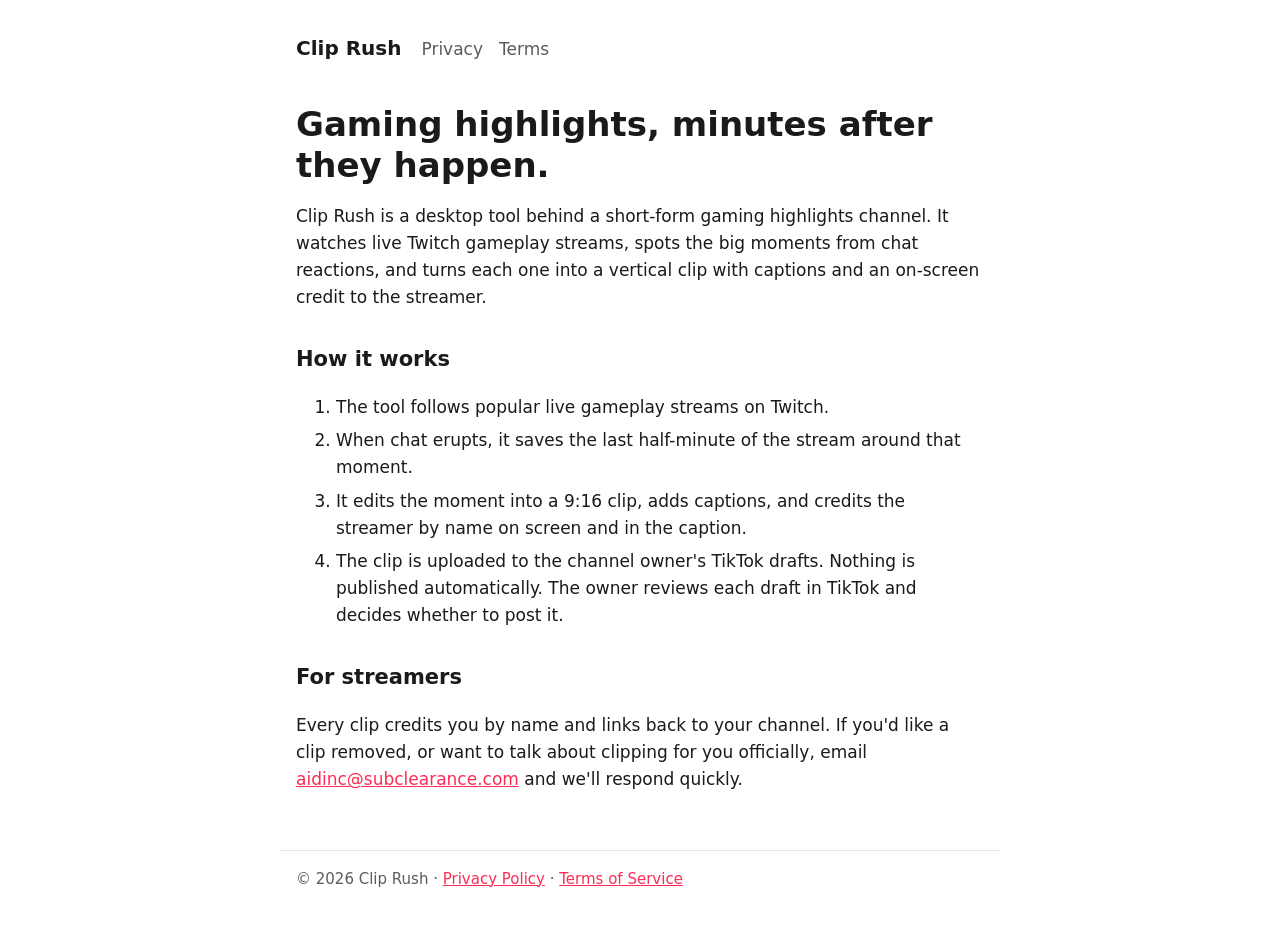
<file: index.html>
<!doctype html>
<html lang="en">
<head>
  <meta charset="utf-8">
  <meta name="viewport" content="width=device-width, initial-scale=1">
  <title>Clip Rush</title>
  <meta name="description" content="Live gaming stream highlights, edited into vertical short clips.">
  <link rel="icon" type="image/png" href="icon.png">
  <link rel="stylesheet" href="style.css">
</head>
<body>
  <header>
    <a class="name" href="index.html">Clip Rush</a>
    <nav><a href="privacy.html">Privacy</a><a href="terms.html">Terms</a></nav>
  </header>
  <main>
    <h1>Gaming highlights, minutes after they happen.</h1>
    <p>Clip Rush is a desktop tool behind a short-form gaming highlights channel. It watches live Twitch gameplay streams, spots the big moments from chat reactions, and turns each one into a vertical clip with captions and an on-screen credit to the streamer.</p>

    <h2>How it works</h2>
    <ol>
      <li>The tool follows popular live gameplay streams on Twitch.</li>
      <li>When chat erupts, it saves the last half-minute of the stream around that moment.</li>
      <li>It edits the moment into a 9:16 clip, adds captions, and credits the streamer by name on screen and in the caption.</li>
      <li>The clip is uploaded to the channel owner's TikTok drafts. Nothing is published automatically. The owner reviews each draft in TikTok and decides whether to post it.</li>
    </ol>

    <h2>For streamers</h2>
    <p>Every clip credits you by name and links back to your channel. If you'd like a clip removed, or want to talk about clipping for you officially, email <a href="mailto:aidinc@subclearance.com">aidinc@subclearance.com</a> and we'll respond quickly.</p>
  </main>
  <footer>© 2026 Clip Rush · <a href="privacy.html">Privacy Policy</a> · <a href="terms.html">Terms of Service</a></footer>
</body>
</html>
</file>
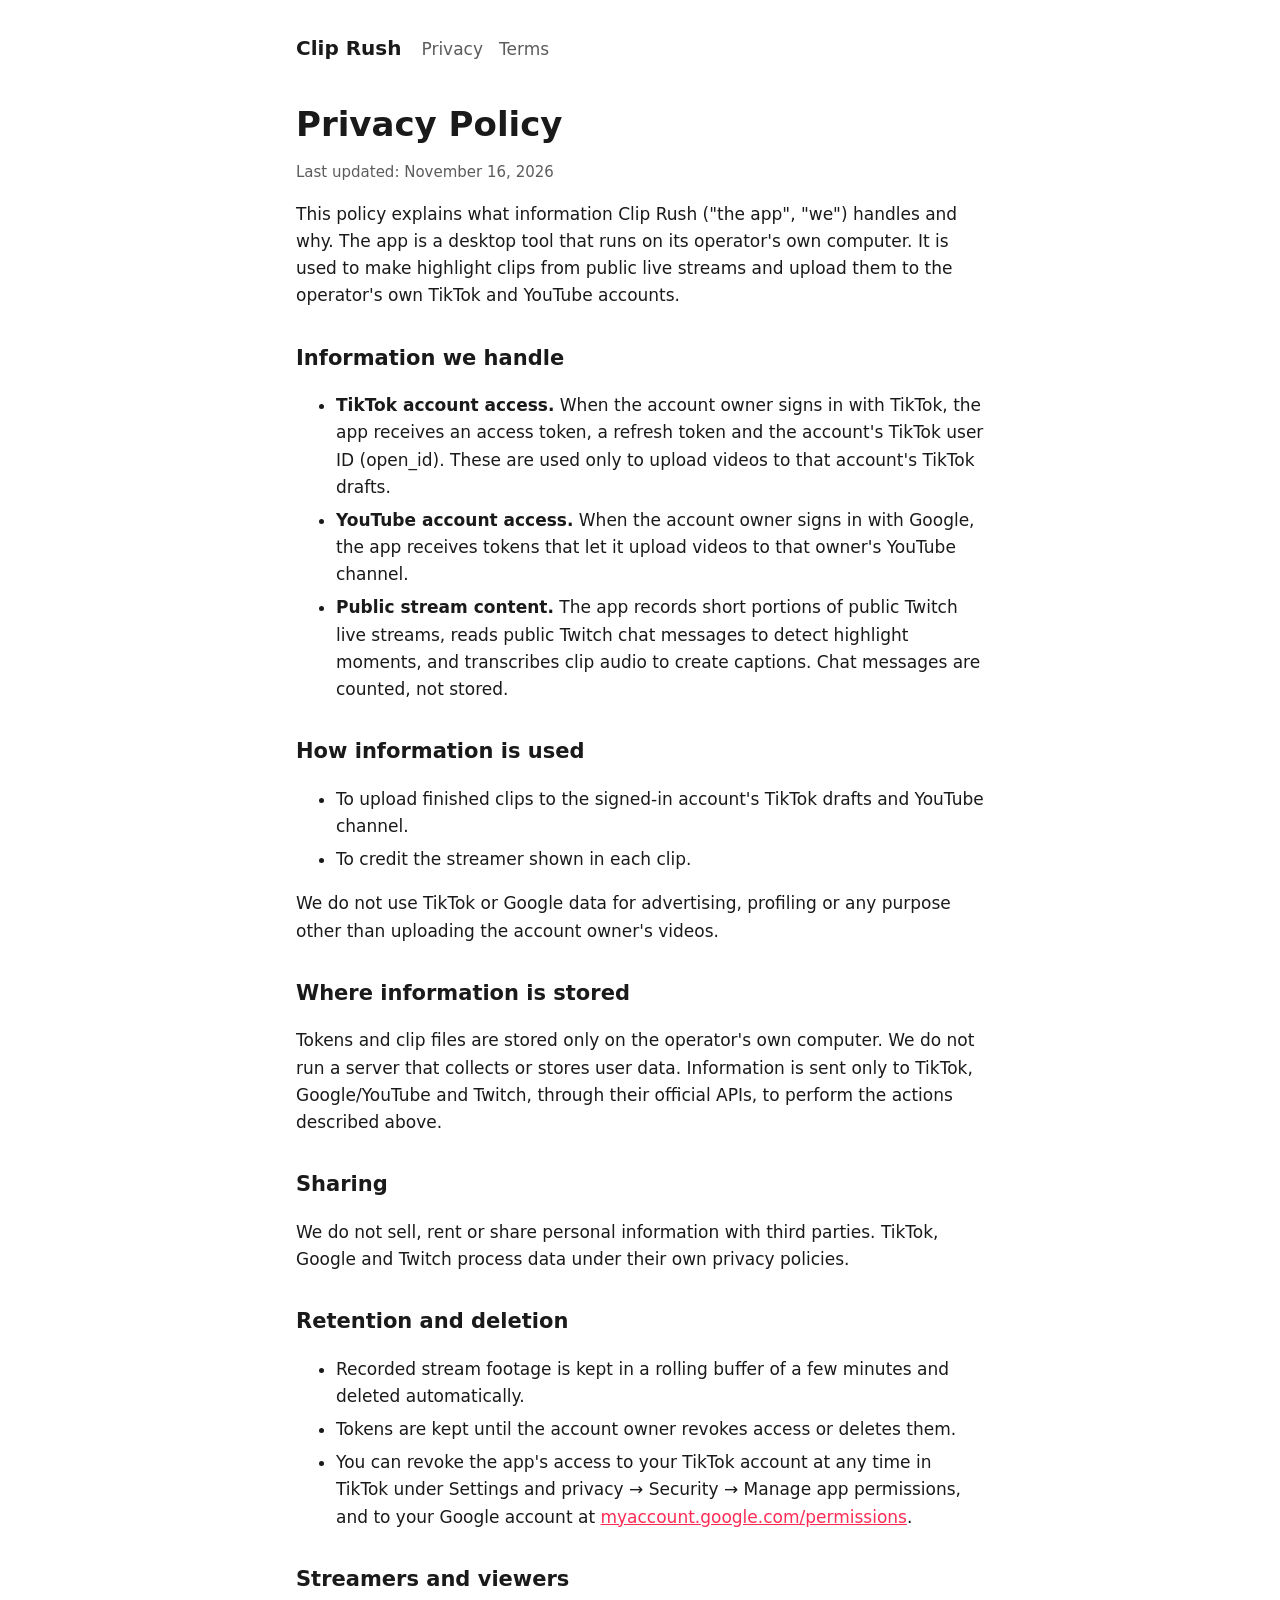
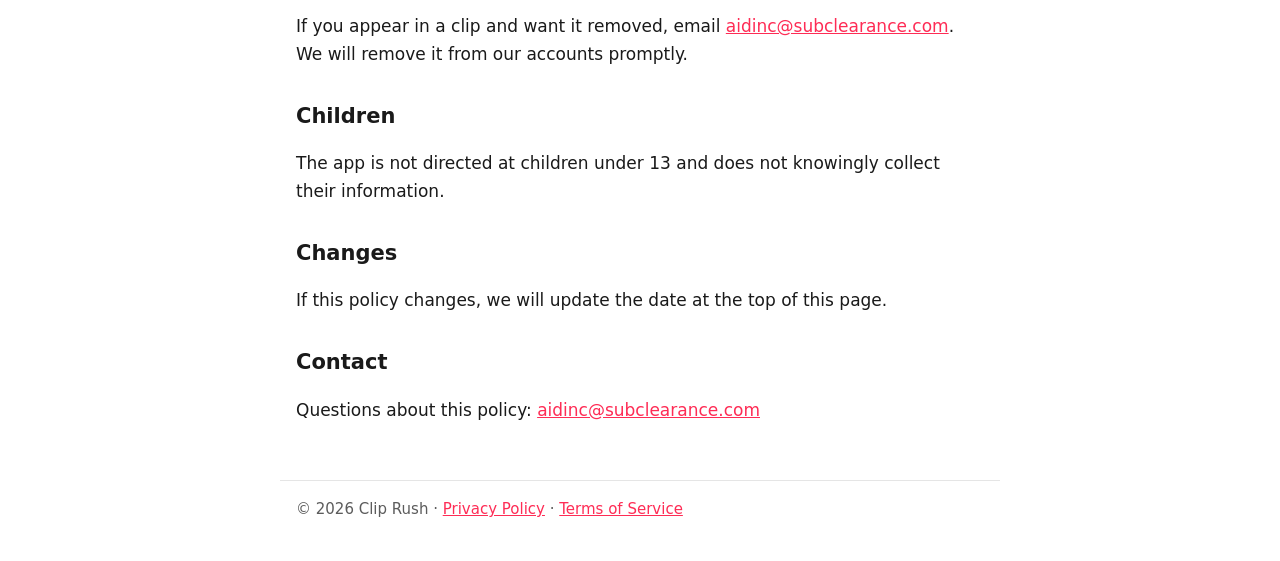
<file: privacy.html>
<!doctype html>
<html lang="en">
<head>
  <meta charset="utf-8">
  <meta name="viewport" content="width=device-width, initial-scale=1">
  <title>Privacy Policy · Clip Rush</title>
  <link rel="icon" type="image/png" href="icon.png">
  <link rel="stylesheet" href="style.css">
</head>
<body>
  <header>
    <a class="name" href="index.html">Clip Rush</a>
    <nav><a href="privacy.html">Privacy</a><a href="terms.html">Terms</a></nav>
  </header>
  <main>
    <h1>Privacy Policy</h1>
    <p class="updated">Last updated: November 16, 2026</p>

    <p>This policy explains what information Clip Rush ("the app", "we") handles and why. The app is a desktop tool that runs on its operator's own computer. It is used to make highlight clips from public live streams and upload them to the operator's own TikTok and YouTube accounts.</p>

    <h2>Information we handle</h2>
    <ul>
      <li><strong>TikTok account access.</strong> When the account owner signs in with TikTok, the app receives an access token, a refresh token and the account's TikTok user ID (open_id). These are used only to upload videos to that account's TikTok drafts.</li>
      <li><strong>YouTube account access.</strong> When the account owner signs in with Google, the app receives tokens that let it upload videos to that owner's YouTube channel.</li>
      <li><strong>Public stream content.</strong> The app records short portions of public Twitch live streams, reads public Twitch chat messages to detect highlight moments, and transcribes clip audio to create captions. Chat messages are counted, not stored.</li>
    </ul>

    <h2>How information is used</h2>
    <ul>
      <li>To upload finished clips to the signed-in account's TikTok drafts and YouTube channel.</li>
      <li>To credit the streamer shown in each clip.</li>
    </ul>
    <p>We do not use TikTok or Google data for advertising, profiling or any purpose other than uploading the account owner's videos.</p>

    <h2>Where information is stored</h2>
    <p>Tokens and clip files are stored only on the operator's own computer. We do not run a server that collects or stores user data. Information is sent only to TikTok, Google/YouTube and Twitch, through their official APIs, to perform the actions described above.</p>

    <h2>Sharing</h2>
    <p>We do not sell, rent or share personal information with third parties. TikTok, Google and Twitch process data under their own privacy policies.</p>

    <h2>Retention and deletion</h2>
    <ul>
      <li>Recorded stream footage is kept in a rolling buffer of a few minutes and deleted automatically.</li>
      <li>Tokens are kept until the account owner revokes access or deletes them.</li>
      <li>You can revoke the app's access to your TikTok account at any time in TikTok under Settings and privacy → Security → Manage app permissions, and to your Google account at <a href="https://myaccount.google.com/permissions">myaccount.google.com/permissions</a>.</li>
    </ul>

    <h2>Streamers and viewers</h2>
    <p>If you appear in a clip and want it removed, email <a href="mailto:aidinc@subclearance.com">aidinc@subclearance.com</a>. We will remove it from our accounts promptly.</p>

    <h2>Children</h2>
    <p>The app is not directed at children under 13 and does not knowingly collect their information.</p>

    <h2>Changes</h2>
    <p>If this policy changes, we will update the date at the top of this page.</p>

    <h2>Contact</h2>
    <p>Questions about this policy: <a href="mailto:aidinc@subclearance.com">aidinc@subclearance.com</a></p>
  </main>
  <footer>© 2026 Clip Rush · <a href="privacy.html">Privacy Policy</a> · <a href="terms.html">Terms of Service</a></footer>
</body>
</html>
</file>
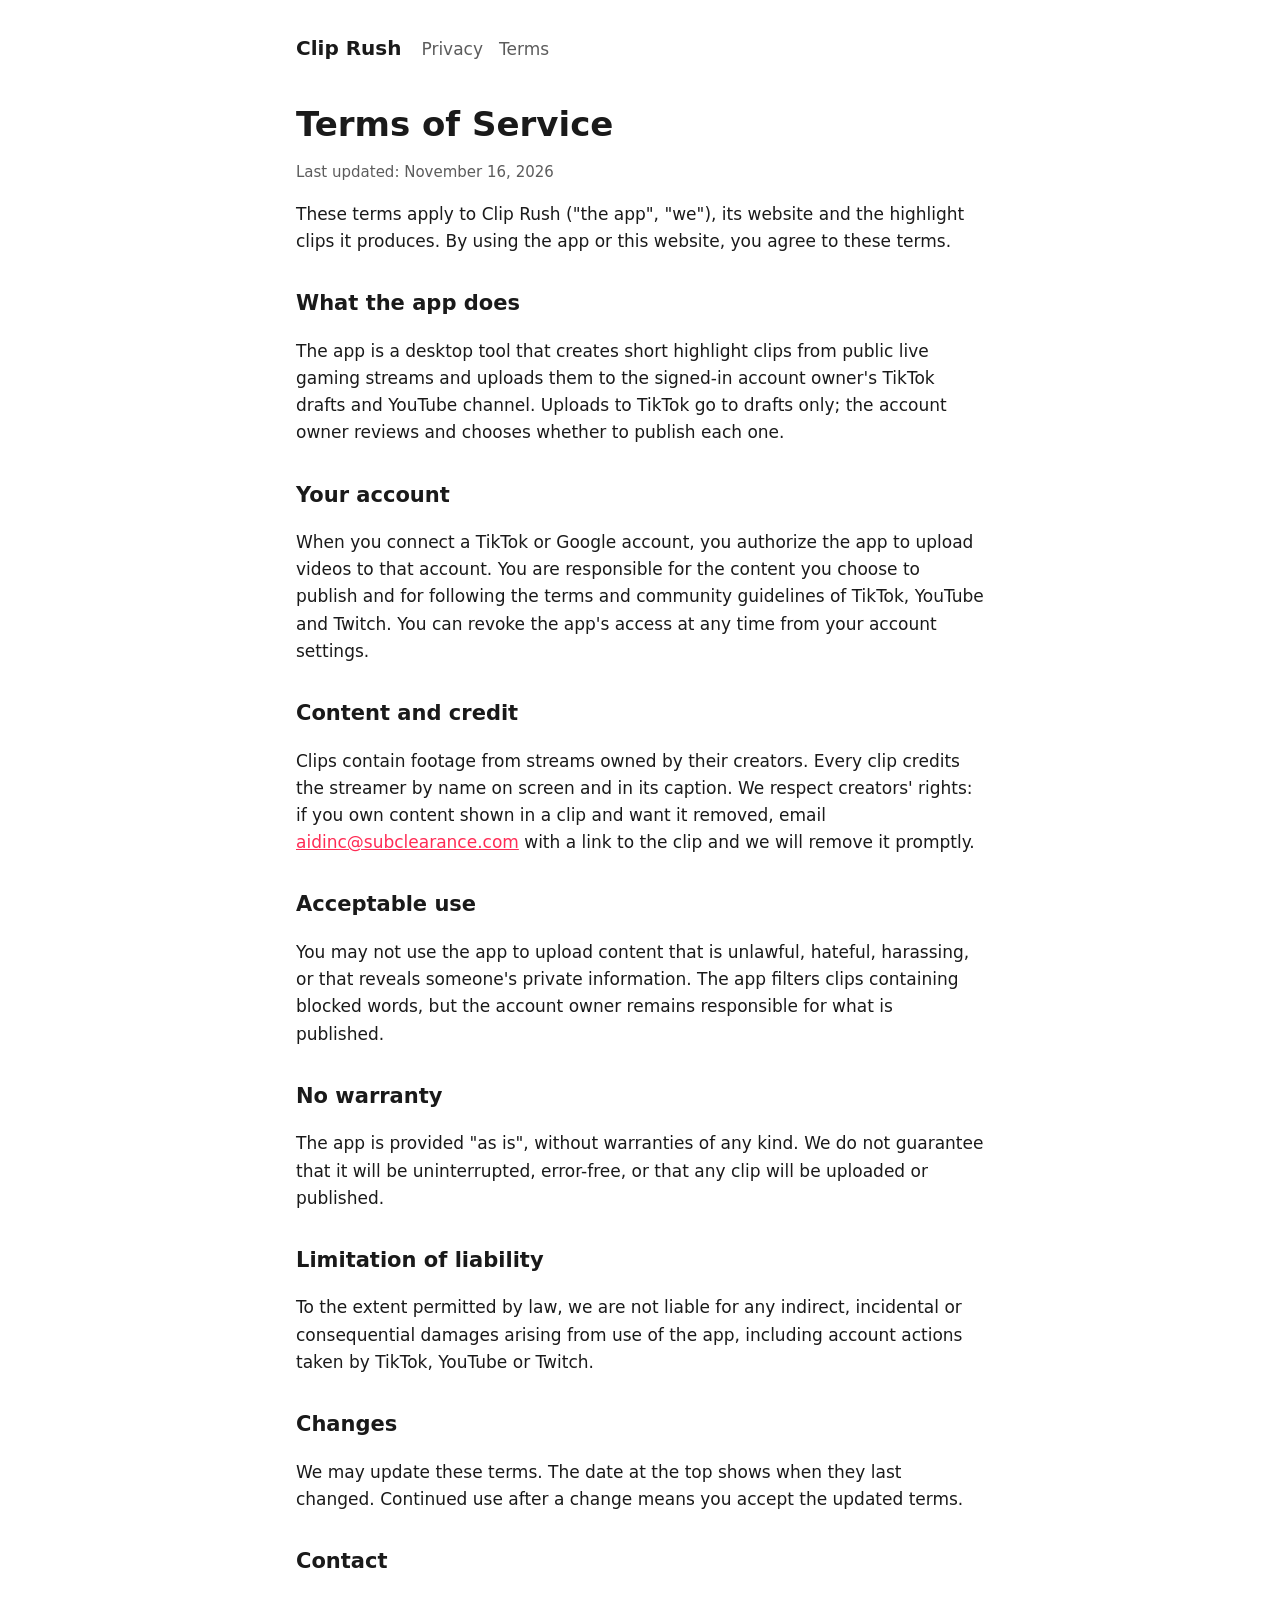
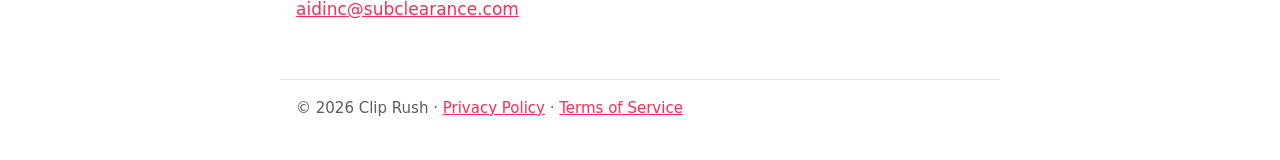
<file: terms.html>
<!doctype html>
<html lang="en">
<head>
  <meta charset="utf-8">
  <meta name="viewport" content="width=device-width, initial-scale=1">
  <title>Terms of Service · Clip Rush</title>
  <link rel="icon" type="image/png" href="icon.png">
  <link rel="stylesheet" href="style.css">
</head>
<body>
  <header>
    <a class="name" href="index.html">Clip Rush</a>
    <nav><a href="privacy.html">Privacy</a><a href="terms.html">Terms</a></nav>
  </header>
  <main>
    <h1>Terms of Service</h1>
    <p class="updated">Last updated: November 16, 2026</p>

    <p>These terms apply to Clip Rush ("the app", "we"), its website and the highlight clips it produces. By using the app or this website, you agree to these terms.</p>

    <h2>What the app does</h2>
    <p>The app is a desktop tool that creates short highlight clips from public live gaming streams and uploads them to the signed-in account owner's TikTok drafts and YouTube channel. Uploads to TikTok go to drafts only; the account owner reviews and chooses whether to publish each one.</p>

    <h2>Your account</h2>
    <p>When you connect a TikTok or Google account, you authorize the app to upload videos to that account. You are responsible for the content you choose to publish and for following the terms and community guidelines of TikTok, YouTube and Twitch. You can revoke the app's access at any time from your account settings.</p>

    <h2>Content and credit</h2>
    <p>Clips contain footage from streams owned by their creators. Every clip credits the streamer by name on screen and in its caption. We respect creators' rights: if you own content shown in a clip and want it removed, email <a href="mailto:aidinc@subclearance.com">aidinc@subclearance.com</a> with a link to the clip and we will remove it promptly.</p>

    <h2>Acceptable use</h2>
    <p>You may not use the app to upload content that is unlawful, hateful, harassing, or that reveals someone's private information. The app filters clips containing blocked words, but the account owner remains responsible for what is published.</p>

    <h2>No warranty</h2>
    <p>The app is provided "as is", without warranties of any kind. We do not guarantee that it will be uninterrupted, error-free, or that any clip will be uploaded or published.</p>

    <h2>Limitation of liability</h2>
    <p>To the extent permitted by law, we are not liable for any indirect, incidental or consequential damages arising from use of the app, including account actions taken by TikTok, YouTube or Twitch.</p>

    <h2>Changes</h2>
    <p>We may update these terms. The date at the top shows when they last changed. Continued use after a change means you accept the updated terms.</p>

    <h2>Contact</h2>
    <p><a href="mailto:aidinc@subclearance.com">aidinc@subclearance.com</a></p>
  </main>
  <footer>© 2026 Clip Rush · <a href="privacy.html">Privacy Policy</a> · <a href="terms.html">Terms of Service</a></footer>
</body>
</html>
</file>
<file: style.css>
:root {
  --bg: #ffffff;
  --text: #1a1a1a;
  --muted: #5c5c5c;
  --accent: #fe2c55;
  --border: #e5e5e5;
}
@media (prefers-color-scheme: dark) {
  :root {
    --bg: #121212;
    --text: #ededed;
    --muted: #a3a3a3;
    --border: #2e2e2e;
  }
}
* { box-sizing: border-box; }
body {
  margin: 0;
  background: var(--bg);
  color: var(--text);
  font: 17px/1.6 system-ui, -apple-system, "Segoe UI", Roboto, sans-serif;
}
main, header, footer { max-width: 720px; margin: 0 auto; padding: 0 16px; }
header { padding-top: 32px; display: flex; gap: 20px; flex-wrap: wrap; align-items: baseline; }
header .name { font-weight: 700; font-size: 20px; color: var(--text); text-decoration: none; }
header nav a { color: var(--muted); margin-right: 16px; text-decoration: none; }
header nav a:hover { color: var(--accent); }
h1 { font-size: 34px; line-height: 1.2; margin: 40px 0 8px; }
h2 { font-size: 21px; margin: 32px 0 8px; }
.updated, footer { color: var(--muted); font-size: 15px; }
a { color: var(--accent); }
ol li, ul li { margin-bottom: 6px; }
footer { border-top: 1px solid var(--border); margin-top: 56px; padding-top: 16px; padding-bottom: 40px; }
</file>
